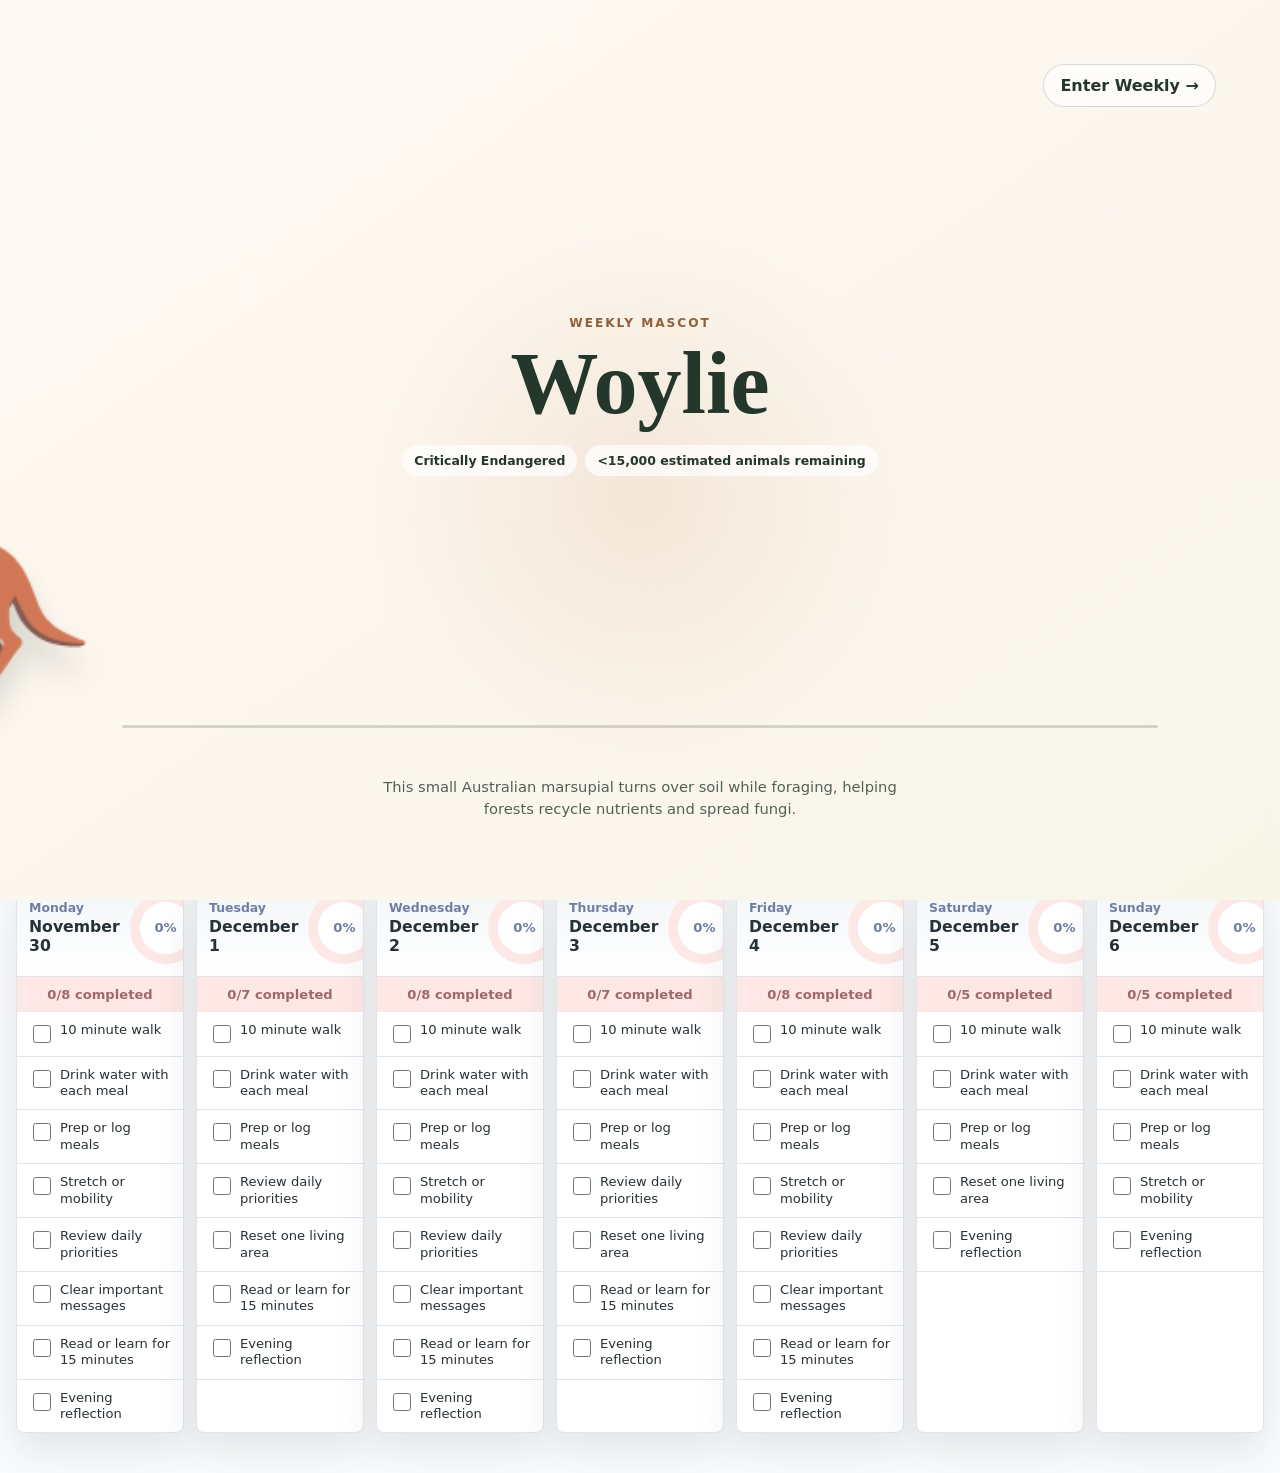
<file: index.html>
<!doctype html>
<html lang="en">
  <head>
    <meta charset="utf-8">
    <meta name="viewport" content="width=device-width, initial-scale=1">
    <meta name="theme-color" content="#526b55">
    <title>Weekly</title>
    <link rel="icon" id="appIcon" href="icons/whale-shark-app-icon.png">
    <link rel="manifest" href="manifest.webmanifest">
    <link rel="stylesheet" href="styles.css">
  </head>
  <body>
    <section class="mascot-splash" id="mascotSplash" aria-label="Animal of the week">
      <button class="splash-skip" id="skipSplash" type="button">Enter Weekly →</button>
      <div class="splash-copy">
        <p class="splash-kicker">Weekly mascot</p>
        <h1 id="splashName">Whooping Crane</h1>
        <div class="conservation-line"><span id="splashStatus">Endangered</span><span id="splashPopulation">About 830 remain</span></div>
      </div>
      <div class="walking-stage"><div class="walking-animal" id="walkingAnimal">🪿</div><div class="ground-line"></div></div>
      <p class="splash-fact" id="splashFact"></p>
    </section>
    <div class="app-shell">
      <header class="topbar">
        <div>
          <p class="eyebrow">Weekly planner</p>
          <h1>Checklist Dashboard</h1>
        </div>
        <button class="mascot-chip" id="mascotChip" type="button" aria-label="Open this week's mascot">
          <img id="mascotChipIcon" src="icons/whooping-crane.svg" alt="">
          <span><small>This week</small><strong id="mascotChipName">Whooping Crane</strong></span>
        </button>
        <div class="topbar-actions" aria-label="Week controls">
          <button class="icon-button" id="previousWeek" type="button" title="Previous week" aria-label="Previous week">
            <span aria-hidden="true">‹</span>
          </button>
          <label class="date-field">
            <span>Week of</span>
            <input id="weekStart" type="date">
          </label>
          <button class="icon-button" id="nextWeek" type="button" title="Next week" aria-label="Next week">
            <span aria-hidden="true">›</span>
          </button>
        </div>
      </header>

      <nav class="tabs" aria-label="Planner views">
        <button class="tab-button is-active" data-view="dashboard" type="button">Dashboard</button>
        <button class="tab-button" data-view="mapper" type="button">Mapper</button>
        <button class="tab-button" data-view="reminders" type="button">Reminders</button>
      </nav>

      <main>
        <section class="view is-active" id="dashboardView" aria-label="Dashboard">
          <article class="mascot-banner" id="mascotBanner">
            <img id="mascotBannerIcon" src="icons/whooping-crane.svg" alt="">
            <div><p class="eyebrow">Your weekly guide</p><h2 id="mascotBannerName">Whooping Crane</h2><p id="mascotBannerFact"></p></div>
            <div class="mascot-stat"><span id="mascotBannerStatus">Endangered</span><strong id="mascotBannerPopulation">~830</strong><small>estimated remaining</small></div>
          </article>
          <section class="summary-grid" aria-label="Weekly summary">
            <article class="panel weekly-progress">
              <div class="panel-heading">
                <h2>Weekly Progress</h2>
                <span id="weeklyCount">0/0 completed</span>
              </div>
              <div class="donut" id="weeklyDonut" style="--value: 0">
                <span id="weeklyPercent">0%</span>
              </div>
            </article>

            <article class="panel chart-panel">
              <div class="panel-heading">
                <h2>Tasks Progress</h2>
              </div>
              <div class="bar-chart" id="tasksChart" aria-label="Task completion by day"></div>
            </article>

            <article class="panel matrix-preview">
              <div class="panel-heading">
                <h2>Weekly Habits</h2>
              </div>
              <div class="mini-matrix" id="habitMatrix"></div>
            </article>

            <article class="panel chart-panel">
              <div class="panel-heading">
                <h2>Daily Completion</h2>
              </div>
              <div class="horizontal-bars" id="dailyBars" aria-label="Daily completion percentages"></div>
            </article>
          </section>

          <section class="days-grid" id="daysGrid" aria-label="Daily checklists"></section>
        </section>

        <section class="view" id="mapperView" aria-label="Task mapper">
          <section class="mapper-layout">
            <form class="panel task-form" id="taskForm">
              <div class="panel-heading">
                <h2>Task Definitions</h2>
              </div>
              <label>
                <span>Task name</span>
                <input id="taskName" name="taskName" type="text" maxlength="80" placeholder="Add a task" required>
              </label>
              <label>
                <span>Category</span>
                <select id="taskCategory" name="taskCategory">
                  <option value="Health">Health</option>
                  <option value="Home">Home</option>
                  <option value="Work">Work</option>
                  <option value="Learning">Learning</option>
                  <option value="Personal">Personal</option>
                </select>
              </label>
              <fieldset>
                <legend>Map to days</legend>
                <div class="day-picker" id="newTaskDays"></div>
              </fieldset>
              <label>
                <span>Reminder time (optional)</span>
                <input id="taskReminder" name="taskReminder" type="time">
              </label>
              <button class="primary-button" type="submit">Add task</button>
            </form>

            <section class="panel mapper-panel">
              <div class="panel-heading">
                <h2>Weekly Mapper</h2>
                <span id="taskTotal">0 tasks</span>
              </div>
              <div class="mapper-table-wrap">
                <table class="mapper-table">
                  <thead id="mapperHead"></thead>
                  <tbody id="mapperBody"></tbody>
                </table>
              </div>
            </section>
          </section>
        </section>

        <section class="view" id="remindersView" aria-label="Task reminders">
          <section class="reminder-layout">
            <article class="panel notification-card">
              <img id="notificationMascot" src="icons/whooping-crane.svg" alt="">
              <div><p class="eyebrow">Mascot check-ins</p><h2>Let your W-animal nudge you</h2><p>Weekly can notify you at the times you choose. Web reminders work while Weekly is open or recently active.</p></div>
              <div class="notification-action"><button class="primary-button" id="enableNotifications" type="button">Enable notifications</button><small id="notificationStatus">Permission not requested</small></div>
            </article>
            <article class="panel">
              <div class="panel-heading"><h2>Reminder schedule</h2><span>Set each task</span></div>
              <div class="reminder-list" id="reminderList"></div>
              <div class="reminder-confirm">
                <button class="primary-button" id="confirmReminders" type="button">Done — save &amp; test reminders</button>
                <p id="reminderConfirmStatus" role="status">Choose your times, then tap Done.</p>
              </div>
            </article>
          </section>
        </section>
      </main>
    </div>

    <div class="mascot-toast" id="mascotToast" role="status"><img id="toastIcon" src="icons/whooping-crane.svg" alt=""><div><strong id="toastTitle"></strong><span id="toastBody"></span></div></div>

    <template id="dayCardTemplate">
      <article class="day-card">
        <header>
          <div>
            <p class="day-name"></p>
            <h2 class="day-date"></h2>
          </div>
          <div class="small-donut" style="--value: 0">
            <span>0%</span>
          </div>
        </header>
        <p class="completion-copy">0/0 completed</p>
        <ul class="checklist"></ul>
      </article>
    </template>

    <script src="app.js"></script>
  </body>
</html>
</file>
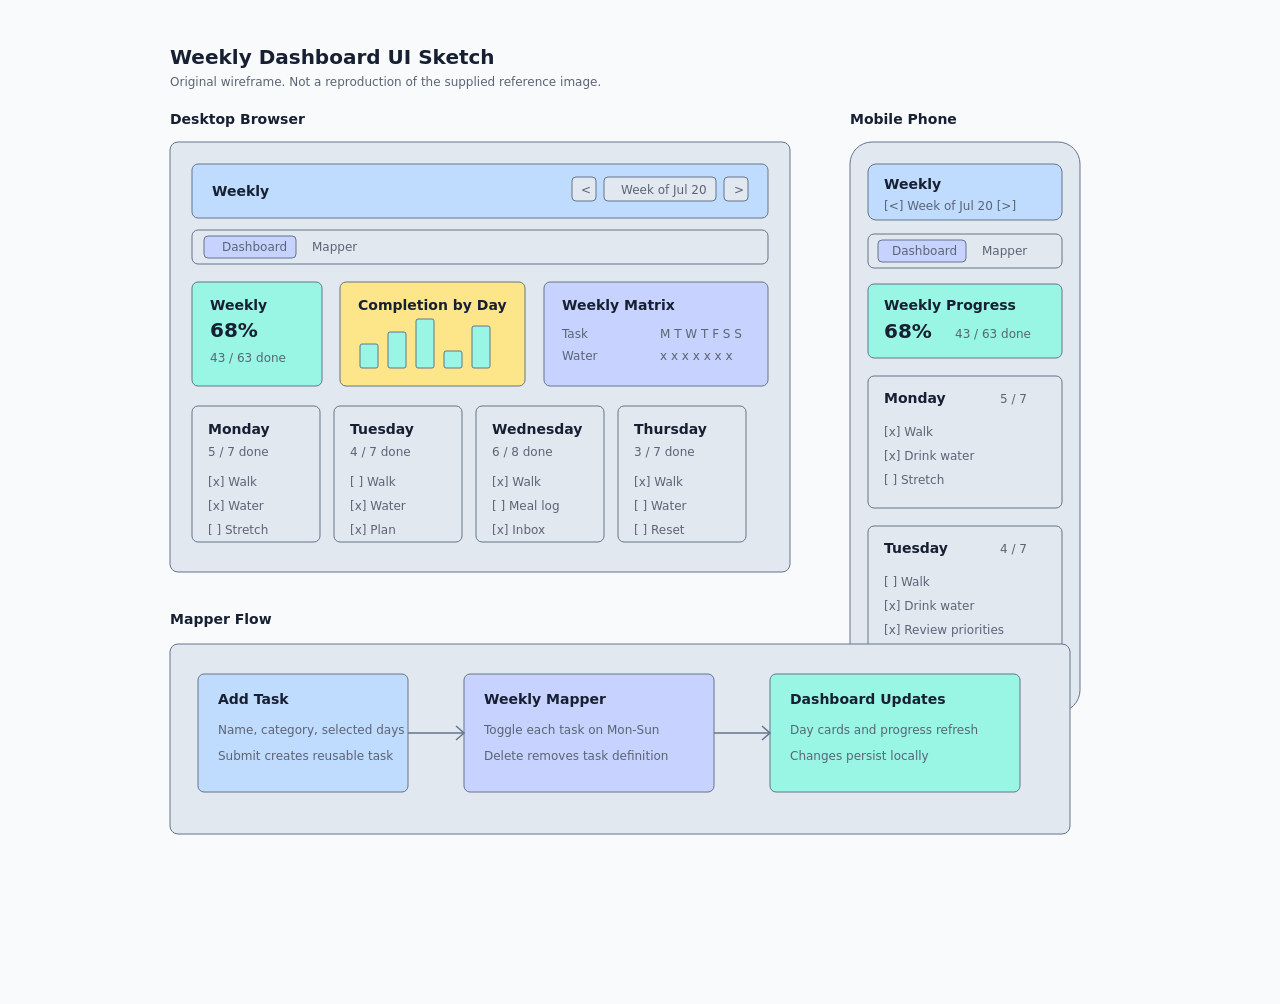
<file: docs/weekly-dashboard/ui-sketch.html>
<!doctype html>
<meta charset="utf-8">
<meta name="viewport" content="width=device-width, initial-scale=1">
<title>Weekly Dashboard UI Sketch</title>
<style>
  :root {
    color-scheme: light;
    --bg: #f8fafc;
    --fg: #172033;
    --muted: #5b6475;
    --line: #64748b;
    --neutral: #e2e8f0;
    --input: #bfdbfe;
    --process: #c7d2fe;
    --storage: #99f6e4;
    --external: #fde68a;
  }

  body {
    margin: 0;
    background: var(--bg);
    color: var(--fg);
    font: 14px/1.4 ui-sans-serif, system-ui, -apple-system, BlinkMacSystemFont, "Segoe UI", sans-serif;
  }

  main {
    max-width: 980px;
    margin: 32px auto;
    padding: 0 20px 40px;
  }

  svg {
    width: 100%;
    height: auto;
    display: block;
  }

  .title {
    font-size: 20px;
    font-weight: 650;
    fill: var(--fg);
  }

  .label {
    font-size: 14px;
    font-weight: 600;
    fill: var(--fg);
  }

  .small {
    font-size: 12px;
    fill: var(--muted);
  }

  .tiny {
    font-size: 10px;
    fill: var(--muted);
  }

  .node {
    stroke: var(--line);
    stroke-width: 1;
  }

  .neutral {
    fill: var(--neutral);
  }

  .input {
    fill: var(--input);
  }

  .process {
    fill: var(--process);
  }

  .storage {
    fill: var(--storage);
  }

  .external {
    fill: var(--external);
  }
</style>
<main>
  <svg viewBox="0 0 980 900" role="img" aria-labelledby="title desc">
    <title id="title">Weekly Dashboard UI Sketch</title>
    <desc id="desc">Original desktop and mobile wireframe for a weekly checklist dashboard.</desc>

    <text x="20" y="32" class="title">Weekly Dashboard UI Sketch</text>
    <text x="20" y="54" class="small">Original wireframe. Not a reproduction of the supplied reference image.</text>

    <text x="20" y="92" class="label">Desktop Browser</text>
    <rect x="20" y="110" width="620" height="430" rx="8" class="node neutral" />
    <rect x="42" y="132" width="576" height="54" rx="6" class="node input" />
    <text x="62" y="164" class="label">Weekly</text>
    <rect x="422" y="145" width="24" height="24" rx="4" class="node neutral" />
    <text x="431" y="162" class="small">&lt;</text>
    <rect x="454" y="145" width="112" height="24" rx="4" class="node neutral" />
    <text x="471" y="162" class="small">Week of Jul 20</text>
    <rect x="574" y="145" width="24" height="24" rx="4" class="node neutral" />
    <text x="584" y="162" class="small">&gt;</text>

    <rect x="42" y="198" width="576" height="34" rx="6" class="node neutral" />
    <rect x="54" y="204" width="92" height="22" rx="4" class="node process" />
    <text x="72" y="219" class="small">Dashboard</text>
    <text x="162" y="219" class="small">Mapper</text>

    <rect x="42" y="250" width="130" height="104" rx="6" class="node storage" />
    <text x="60" y="278" class="label">Weekly</text>
    <text x="60" y="305" class="title">68%</text>
    <text x="60" y="330" class="small">43 / 63 done</text>

    <rect x="190" y="250" width="185" height="104" rx="6" class="node external" />
    <text x="208" y="278" class="label">Completion by Day</text>
    <rect x="210" y="312" width="18" height="24" rx="2" class="node storage" />
    <rect x="238" y="300" width="18" height="36" rx="2" class="node storage" />
    <rect x="266" y="287" width="18" height="49" rx="2" class="node storage" />
    <rect x="294" y="319" width="18" height="17" rx="2" class="node storage" />
    <rect x="322" y="294" width="18" height="42" rx="2" class="node storage" />

    <rect x="394" y="250" width="224" height="104" rx="6" class="node process" />
    <text x="412" y="278" class="label">Weekly Matrix</text>
    <text x="412" y="306" class="small">Task</text>
    <text x="510" y="306" class="small">M T W T F S S</text>
    <text x="412" y="328" class="small">Water</text>
    <text x="510" y="328" class="small">x x x x x x x</text>

    <g>
      <rect x="42" y="374" width="128" height="136" rx="6" class="node neutral" />
      <text x="58" y="402" class="label">Monday</text>
      <text x="58" y="424" class="small">5 / 7 done</text>
      <text x="58" y="454" class="small">[x] Walk</text>
      <text x="58" y="478" class="small">[x] Water</text>
      <text x="58" y="502" class="small">[ ] Stretch</text>

      <rect x="184" y="374" width="128" height="136" rx="6" class="node neutral" />
      <text x="200" y="402" class="label">Tuesday</text>
      <text x="200" y="424" class="small">4 / 7 done</text>
      <text x="200" y="454" class="small">[ ] Walk</text>
      <text x="200" y="478" class="small">[x] Water</text>
      <text x="200" y="502" class="small">[x] Plan</text>

      <rect x="326" y="374" width="128" height="136" rx="6" class="node neutral" />
      <text x="342" y="402" class="label">Wednesday</text>
      <text x="342" y="424" class="small">6 / 8 done</text>
      <text x="342" y="454" class="small">[x] Walk</text>
      <text x="342" y="478" class="small">[ ] Meal log</text>
      <text x="342" y="502" class="small">[x] Inbox</text>

      <rect x="468" y="374" width="128" height="136" rx="6" class="node neutral" />
      <text x="484" y="402" class="label">Thursday</text>
      <text x="484" y="424" class="small">3 / 7 done</text>
      <text x="484" y="454" class="small">[x] Walk</text>
      <text x="484" y="478" class="small">[ ] Water</text>
      <text x="484" y="502" class="small">[ ] Reset</text>
    </g>

    <text x="700" y="92" class="label">Mobile Phone</text>
    <rect x="700" y="110" width="230" height="570" rx="22" class="node neutral" />
    <rect x="718" y="132" width="194" height="56" rx="8" class="node input" />
    <text x="734" y="157" class="label">Weekly</text>
    <text x="734" y="178" class="small">[&lt;] Week of Jul 20 [&gt;]</text>

    <rect x="718" y="202" width="194" height="34" rx="6" class="node neutral" />
    <rect x="728" y="208" width="88" height="22" rx="4" class="node process" />
    <text x="742" y="223" class="small">Dashboard</text>
    <text x="832" y="223" class="small">Mapper</text>

    <rect x="718" y="252" width="194" height="74" rx="6" class="node storage" />
    <text x="734" y="278" class="label">Weekly Progress</text>
    <text x="734" y="306" class="title">68%</text>
    <text x="805" y="306" class="small">43 / 63 done</text>

    <rect x="718" y="344" width="194" height="132" rx="6" class="node neutral" />
    <text x="734" y="371" class="label">Monday</text>
    <text x="850" y="371" class="small">5 / 7</text>
    <text x="734" y="404" class="small">[x] Walk</text>
    <text x="734" y="428" class="small">[x] Drink water</text>
    <text x="734" y="452" class="small">[ ] Stretch</text>

    <rect x="718" y="494" width="194" height="132" rx="6" class="node neutral" />
    <text x="734" y="521" class="label">Tuesday</text>
    <text x="850" y="521" class="small">4 / 7</text>
    <text x="734" y="554" class="small">[ ] Walk</text>
    <text x="734" y="578" class="small">[x] Drink water</text>
    <text x="734" y="602" class="small">[x] Review priorities</text>

    <text x="20" y="592" class="label">Mapper Flow</text>
    <rect x="20" y="612" width="900" height="190" rx="8" class="node neutral" />
    <rect x="48" y="642" width="210" height="118" rx="6" class="node input" />
    <text x="68" y="672" class="label">Add Task</text>
    <text x="68" y="702" class="small">Name, category, selected days</text>
    <text x="68" y="728" class="small">Submit creates reusable task</text>

    <rect x="314" y="642" width="250" height="118" rx="6" class="node process" />
    <text x="334" y="672" class="label">Weekly Mapper</text>
    <text x="334" y="702" class="small">Toggle each task on Mon-Sun</text>
    <text x="334" y="728" class="small">Delete removes task definition</text>

    <rect x="620" y="642" width="250" height="118" rx="6" class="node storage" />
    <text x="640" y="672" class="label">Dashboard Updates</text>
    <text x="640" y="702" class="small">Day cards and progress refresh</text>
    <text x="640" y="728" class="small">Changes persist locally</text>

    <path d="M258 701 C278 701 294 701 314 701" stroke="#64748b" stroke-width="1.5" fill="none" />
    <path d="M564 701 C584 701 600 701 620 701" stroke="#64748b" stroke-width="1.5" fill="none" />
    <path d="M306 694 L314 701 L306 708" stroke="#64748b" stroke-width="1.5" fill="none" />
    <path d="M612 694 L620 701 L612 708" stroke="#64748b" stroke-width="1.5" fill="none" />
  </svg>
</main>
</file>
<file: styles.css>
:root {
  color-scheme: light;
  --ink: #263238;
  --muted: #6c7785;
  --line: #dfe6eb;
  --paper: #fbfcfd;
  --panel: #ffffff;
  --navy: #6d7fa8;
  --rose: #e99d9c;
  --rose-soft: #fde8e5;
  --mint: #88b7a1;
  --sky: #a5c6dc;
  --gold: #e4b860;
  --shadow: 0 18px 42px rgba(39, 52, 69, 0.12);
  font-family: Inter, ui-sans-serif, system-ui, -apple-system, BlinkMacSystemFont, "Segoe UI", sans-serif;
}

* {
  box-sizing: border-box;
}

body {
  margin: 0;
  min-height: 100vh;
  background:
    linear-gradient(180deg, rgba(232, 238, 243, 0.9), rgba(251, 252, 253, 0.4) 280px),
    var(--paper);
  color: var(--ink);
}

button,
input,
select {
  font: inherit;
}

button {
  cursor: pointer;
}

.app-shell {
  width: min(1440px, calc(100% - 32px));
  margin: 0 auto;
  padding: 24px 0 40px;
}

.topbar {
  display: flex;
  align-items: center;
  justify-content: space-between;
  gap: 16px;
  padding: 8px 0 18px;
}

.eyebrow {
  margin: 0 0 4px;
  color: var(--rose);
  font-size: 0.78rem;
  font-weight: 800;
  letter-spacing: 0;
  text-transform: uppercase;
}

h1,
h2,
p {
  margin-block-start: 0;
}

h1 {
  margin-bottom: 0;
  font-size: 2.25rem;
  line-height: 1.05;
}

h2 {
  margin-bottom: 0;
  font-size: 0.92rem;
  line-height: 1.2;
}

.topbar-actions,
.tabs,
.day-picker,
.panel-heading {
  display: flex;
  align-items: center;
}

.topbar-actions {
  gap: 8px;
  flex-wrap: wrap;
  justify-content: flex-end;
}

.date-field {
  display: grid;
  gap: 4px;
  color: var(--muted);
  font-size: 0.76rem;
  font-weight: 700;
}

.date-field input,
.task-form input,
.task-form select {
  min-height: 42px;
  border: 1px solid var(--line);
  border-radius: 8px;
  background: #fff;
  color: var(--ink);
  padding: 0 12px;
}

.icon-button,
.tab-button,
.primary-button,
.delete-button {
  border: 0;
  border-radius: 8px;
  min-height: 42px;
}

.icon-button {
  width: 42px;
  background: var(--panel);
  color: var(--navy);
  box-shadow: 0 0 0 1px var(--line) inset;
  font-size: 1.7rem;
  line-height: 1;
}

.tabs {
  gap: 4px;
  border-bottom: 1px solid var(--line);
  margin-bottom: 18px;
}

.tab-button {
  padding: 0 18px;
  background: transparent;
  color: var(--muted);
  font-weight: 800;
}

.tab-button.is-active {
  background: var(--navy);
  color: #fff;
}

.view {
  display: none;
}

.view.is-active {
  display: block;
}

.summary-grid {
  display: grid;
  grid-template-columns: minmax(220px, 0.85fr) minmax(280px, 1.35fr) minmax(320px, 1.5fr) minmax(280px, 1.25fr);
  gap: 14px;
  margin-bottom: 14px;
}

.panel,
.day-card {
  background: var(--panel);
  border: 1px solid var(--line);
  border-radius: 8px;
  box-shadow: var(--shadow);
}

.panel {
  min-width: 0;
  padding: 14px;
}

.panel-heading {
  justify-content: space-between;
  gap: 12px;
  margin-bottom: 12px;
  color: var(--navy);
}

.panel-heading span {
  color: var(--muted);
  font-size: 0.8rem;
  font-weight: 700;
  white-space: nowrap;
}

.weekly-progress {
  display: grid;
  justify-items: center;
}

.weekly-progress .panel-heading {
  width: 100%;
}

.donut,
.small-donut {
  display: grid;
  place-items: center;
  border-radius: 999px;
  background:
    radial-gradient(circle closest-side, #fff 72%, transparent 73%),
    conic-gradient(var(--rose) calc(var(--value) * 1%), var(--rose-soft) 0);
}

.donut {
  width: min(172px, 100%);
  aspect-ratio: 1;
}

.donut span {
  color: var(--navy);
  font-size: 1.35rem;
  font-weight: 900;
}

.small-donut {
  width: 72px;
  aspect-ratio: 1;
  flex: 0 0 auto;
}

.small-donut span {
  color: var(--navy);
  font-size: 0.82rem;
  font-weight: 900;
}

.bar-chart {
  display: grid;
  grid-template-columns: repeat(7, minmax(28px, 1fr));
  align-items: end;
  gap: 10px;
  min-height: 210px;
  padding: 8px 4px 0;
}

.bar {
  display: grid;
  grid-template-rows: 1fr auto;
  gap: 8px;
  min-width: 0;
  height: 100%;
}

.bar-stack {
  display: flex;
  align-items: flex-end;
  height: 172px;
  background: #edf3f5;
  border-radius: 6px 6px 2px 2px;
  overflow: hidden;
}

.bar-fill {
  width: 100%;
  min-height: 3px;
  background: linear-gradient(180deg, var(--sky), var(--navy));
}

.bar label,
.daily-row span,
.matrix-label,
.mapper-table th,
.mapper-table td {
  font-size: 0.76rem;
}

.bar label {
  color: var(--muted);
  font-weight: 800;
  text-align: center;
}

.mini-matrix {
  overflow-x: auto;
}

.mini-matrix table,
.mapper-table {
  width: 100%;
  border-collapse: collapse;
}

.mini-matrix th,
.mini-matrix td,
.mapper-table th,
.mapper-table td {
  border-bottom: 1px solid var(--line);
  padding: 7px 6px;
  text-align: center;
}

.mini-matrix th:first-child,
.mini-matrix td:first-child,
.mapper-table th:first-child,
.mapper-table td:first-child {
  text-align: left;
}

.mini-matrix th,
.mapper-table th {
  color: var(--navy);
  font-weight: 900;
}

.matrix-label {
  color: var(--ink);
  font-weight: 750;
  max-width: 180px;
}

.checkmark {
  display: inline-grid;
  place-items: center;
  width: 19px;
  height: 19px;
  border-radius: 5px;
  border: 1px solid #b8c2cb;
  color: transparent;
}

.checkmark.is-on {
  background: var(--navy);
  border-color: var(--navy);
  color: #fff;
}

.horizontal-bars {
  display: grid;
  gap: 10px;
}

.daily-row {
  display: grid;
  grid-template-columns: 42px 1fr 44px;
  align-items: center;
  gap: 10px;
}

.daily-row span {
  color: var(--muted);
  font-weight: 800;
}

.daily-track {
  height: 12px;
  border-radius: 999px;
  background: var(--rose-soft);
  overflow: hidden;
}

.daily-fill {
  height: 100%;
  border-radius: inherit;
  background: var(--rose);
}

.days-grid {
  display: grid;
  grid-template-columns: repeat(7, minmax(0, 1fr));
  gap: 12px;
}

.day-card {
  min-width: 0;
  overflow: hidden;
}

.day-card header {
  display: flex;
  align-items: center;
  justify-content: space-between;
  gap: 10px;
  padding: 12px;
  background: linear-gradient(180deg, #f2f5f8, #fff);
  border-bottom: 1px solid var(--line);
}

.day-name {
  margin-bottom: 3px;
  color: var(--navy);
  font-size: 0.78rem;
  font-weight: 900;
}

.day-date {
  color: var(--ink);
  font-size: 0.98rem;
}

.completion-copy {
  margin: 0;
  padding: 10px 12px;
  background: var(--rose-soft);
  color: #9f6969;
  font-size: 0.82rem;
  font-weight: 900;
  text-align: center;
}

.checklist {
  display: grid;
  gap: 0;
  max-height: 420px;
  margin: 0;
  padding: 0;
  overflow: auto;
  list-style: none;
}

.checklist li {
  border-bottom: 1px solid var(--line);
}

.checklist label {
  display: grid;
  grid-template-columns: 22px 1fr;
  align-items: start;
  gap: 9px;
  min-height: 44px;
  padding: 10px 12px;
  color: var(--ink);
  font-size: 0.82rem;
  line-height: 1.25;
}

.checklist input,
.mapper-checkbox {
  width: 18px;
  height: 18px;
  accent-color: var(--navy);
}

.checklist input:checked + span {
  color: var(--muted);
  text-decoration: line-through;
}

.empty-state {
  padding: 18px 12px;
  color: var(--muted);
  font-size: 0.85rem;
  text-align: center;
}

.mapper-layout {
  display: grid;
  grid-template-columns: minmax(260px, 340px) 1fr;
  gap: 14px;
  align-items: start;
}

.task-form {
  display: grid;
  gap: 14px;
}

.task-form label,
.task-form fieldset {
  display: grid;
  gap: 7px;
}

.task-form label span,
.task-form legend {
  color: var(--muted);
  font-size: 0.78rem;
  font-weight: 900;
}

.task-form fieldset {
  min-width: 0;
  margin: 0;
  padding: 0;
  border: 0;
}

.day-picker {
  flex-wrap: wrap;
  gap: 6px;
}

.day-pill {
  position: relative;
}

.day-pill input {
  position: absolute;
  inset: 0;
  opacity: 0;
}

.day-pill span {
  display: grid;
  place-items: center;
  width: 42px;
  height: 36px;
  border: 1px solid var(--line);
  border-radius: 8px;
  background: #fff;
  color: var(--muted);
  font-size: 0.76rem;
  font-weight: 900;
}

.day-pill input:checked + span {
  background: var(--navy);
  border-color: var(--navy);
  color: #fff;
}

.primary-button {
  background: var(--navy);
  color: #fff;
  font-weight: 900;
}

.mapper-panel {
  min-width: 0;
}

.mapper-table-wrap {
  overflow-x: auto;
}

.mapper-table th,
.mapper-table td {
  padding: 10px 8px;
}

.task-cell {
  min-width: 220px;
}

.task-name {
  display: block;
  color: var(--ink);
  font-weight: 900;
}

.task-meta {
  display: block;
  margin-top: 3px;
  color: var(--muted);
  font-size: 0.72rem;
  font-weight: 750;
}

.delete-button {
  width: 36px;
  min-height: 36px;
  background: #fff3f1;
  color: #a95050;
  font-weight: 900;
}

@media (max-width: 1180px) {
  .summary-grid {
    grid-template-columns: repeat(2, minmax(0, 1fr));
  }

  .days-grid {
    grid-template-columns: repeat(2, minmax(0, 1fr));
  }
}

@media (max-width: 760px) {
  .app-shell {
    width: min(100% - 20px, 620px);
    padding-top: 12px;
  }

  .topbar {
    align-items: stretch;
    flex-direction: column;
  }

  h1 {
    font-size: 1.65rem;
  }

  .topbar-actions {
    justify-content: stretch;
  }

  .date-field {
    flex: 1;
  }

  .tabs {
    position: sticky;
    top: 0;
    z-index: 5;
    background: rgba(251, 252, 253, 0.94);
    padding-top: 8px;
    backdrop-filter: blur(10px);
  }

  .tab-button {
    flex: 1;
  }

  .summary-grid,
  .days-grid,
  .mapper-layout {
    grid-template-columns: 1fr;
  }

  .panel {
    padding: 12px;
  }

  .bar-chart {
    min-height: 185px;
  }

  .bar-stack {
    height: 148px;
  }

  .day-card header {
    padding: 12px 14px;
  }

  .checklist {
    max-height: none;
  }

  .mapper-table {
    min-width: 760px;
  }
}

/* Weekly wildlife mascot system */
.mascot-splash{position:fixed;inset:0;z-index:100;display:grid;grid-template-rows:auto 1fr auto;align-items:center;overflow:hidden;padding:clamp(24px,5vw,64px);background:radial-gradient(circle at 50% 55%,var(--mascot-soft,#dfeadb),transparent 34%),linear-gradient(145deg,var(--mascot-bg,#dce9dd),#f8f5e9);color:#23372a;transition:opacity .45s,visibility .45s}.mascot-splash.is-hidden{opacity:0;visibility:hidden;pointer-events:none}.splash-skip{justify-self:end;border:1px solid rgba(35,55,42,.18);border-radius:999px;background:rgba(255,255,255,.65);padding:11px 16px;color:inherit;font-weight:800}.splash-copy{text-align:center;align-self:end}.splash-kicker{margin:0 0 8px;color:var(--mascot-accent,#526b55);font-size:.76rem;font-weight:900;letter-spacing:.16em;text-transform:uppercase}.splash-copy h1{font-family:Georgia,serif;font-size:clamp(2.4rem,7vw,5.5rem)}.conservation-line{display:flex;justify-content:center;gap:8px;flex-wrap:wrap;margin-top:14px}.conservation-line span{border-radius:999px;background:rgba(255,255,255,.72);padding:8px 12px;font-size:.78rem;font-weight:850}.walking-stage{position:relative;height:min(34vh,300px);align-self:center}.ground-line{position:absolute;left:5%;right:5%;bottom:16%;height:3px;border-radius:999px;background:rgba(35,55,42,.18)}.walking-animal{position:absolute;bottom:16%;left:-20%;font-size:clamp(6rem,18vw,13rem);filter:drop-shadow(0 22px 15px rgba(35,55,42,.18));animation:animal-walk 4.5s ease-in-out infinite,animal-step .42s ease-in-out infinite alternate;transform-origin:50% 100%}.splash-fact{align-self:start;justify-self:center;max-width:560px;text-align:center;color:#4f6355;font-size:.92rem;line-height:1.55}@keyframes animal-walk{0%{left:-20%}100%{left:105%}}@keyframes animal-step{from{translate:0 0;rotate:-2deg}to{translate:0 -9px;rotate:2deg}}@media(prefers-reduced-motion:reduce){.walking-animal{left:50%;translate:-50% 0;animation:none}}
.mascot-chip{display:flex;align-items:center;gap:8px;border:1px solid var(--line);border-radius:14px;background:#fff;padding:6px 10px;text-align:left;box-shadow:var(--shadow)}.mascot-chip img{width:42px;height:42px;border-radius:12px}.mascot-chip small,.mascot-chip strong{display:block}.mascot-chip small{color:var(--muted);font-size:.62rem}.mascot-chip strong{color:var(--navy);font-size:.8rem}.mascot-banner{display:grid;grid-template-columns:auto 1fr auto;align-items:center;gap:16px;margin-bottom:14px;padding:15px 18px;border:1px solid color-mix(in srgb,var(--mascot-accent,#526b55),transparent 70%);border-radius:14px;background:linear-gradient(120deg,var(--mascot-soft,#e3ede0),#fff);box-shadow:var(--shadow)}.mascot-banner>img{width:84px;height:84px;border-radius:20px}.mascot-banner h2{font-family:Georgia,serif;font-size:1.35rem}.mascot-banner p:last-child{margin:6px 0 0;color:var(--muted);font-size:.8rem}.mascot-stat{display:grid;justify-items:end}.mascot-stat span{border-radius:999px;background:var(--mascot-accent,#526b55);padding:5px 9px;color:#fff;font-size:.66rem;font-weight:900;text-transform:uppercase}.mascot-stat strong{margin-top:7px;color:var(--mascot-accent,#526b55);font-size:1.45rem}.mascot-stat small{color:var(--muted);font-size:.62rem}
.reminder-layout{display:grid;gap:14px}.notification-card{display:grid;grid-template-columns:auto 1fr auto;align-items:center;gap:16px}.notification-card img{width:86px;height:86px;border-radius:20px}.notification-card h2{font-size:1.1rem}.notification-card p:last-child{margin:6px 0 0;color:var(--muted);font-size:.82rem}.notification-card .primary-button{padding:0 18px}.reminder-list{display:grid;gap:8px}.reminder-row{display:grid;grid-template-columns:1fr auto auto;align-items:center;gap:10px;border:1px solid var(--line);border-radius:10px;padding:10px 12px}.reminder-row strong,.reminder-row small{display:block}.reminder-row small{margin-top:3px;color:var(--muted);font-size:.7rem}.reminder-row input[type=time]{min-height:38px;border:1px solid var(--line);border-radius:8px;padding:0 8px}.reminder-row input[type=checkbox]{width:20px;height:20px;accent-color:var(--mascot-accent,#526b55)}.mascot-toast{position:fixed;right:20px;bottom:20px;z-index:90;display:flex;align-items:center;gap:11px;width:min(360px,calc(100% - 40px));border:1px solid var(--line);border-radius:16px;background:#fff;padding:12px;box-shadow:0 22px 55px rgba(35,55,42,.25);opacity:0;translate:0 25px;pointer-events:none;transition:.3s}.mascot-toast.is-visible{opacity:1;translate:0 0}.mascot-toast img{width:52px;height:52px;border-radius:12px}.mascot-toast strong,.mascot-toast span{display:block}.mascot-toast strong{color:var(--mascot-accent,#526b55)}.mascot-toast span{margin-top:3px;color:var(--muted);font-size:.76rem}
.notification-action{display:grid;gap:5px;justify-items:center}.notification-action small{max-width:180px;color:var(--muted);font-size:.68rem;text-align:center}.reminder-toggle{display:flex;align-items:center;gap:10px}.reminder-toggle input{flex:0 0 auto}
.reminder-confirm{display:grid;justify-items:stretch;gap:8px;margin-top:14px;padding-top:14px;border-top:1px solid var(--line)}.reminder-confirm .primary-button{min-height:48px}.reminder-confirm p{margin:0;color:var(--muted);font-size:.75rem;text-align:center}.reminder-confirm p.is-error{color:#a63535;font-weight:750}
@media(max-width:760px){.mascot-chip{order:3;width:100%;justify-content:center}.mascot-banner{grid-template-columns:auto 1fr}.mascot-stat{grid-column:1/-1;display:flex;align-items:center;justify-content:flex-start;gap:8px}.mascot-stat strong{margin:0}.notification-card{grid-template-columns:auto 1fr}.notification-action{grid-column:1/-1;width:100%}.notification-card .primary-button{width:100%;min-height:44px}.reminder-row{grid-template-columns:1fr auto}.reminder-row input[type=checkbox]{grid-row:1/3;grid-column:2}.reminder-row input[type=time]{grid-column:1/-1}.tabs{overflow-x:auto}.tab-button{min-width:max-content}}

/* Whale shark uses a real mascot cutout and a swimming motion. */
.walking-animal.is-swimming{width:clamp(260px,54vw,700px);bottom:8%;font-size:0;animation:shark-cross 7s linear infinite,shark-glide 1.8s ease-in-out infinite alternate;filter:drop-shadow(0 26px 18px rgba(0,72,112,.22))}.walking-animal.is-swimming img{display:block;width:100%;transform-origin:46% 55%;animation:shark-body .8s ease-in-out infinite alternate}.walking-stage:has(.is-swimming)::before,.walking-stage:has(.is-swimming)::after{content:"";position:absolute;border-radius:50%;background:rgba(255,255,255,.72);animation:bubble-rise 2.8s ease-in infinite}.walking-stage:has(.is-swimming)::before{left:31%;bottom:24%;width:13px;height:13px}.walking-stage:has(.is-swimming)::after{left:35%;bottom:20%;width:8px;height:8px;animation-delay:1.1s}@keyframes shark-cross{from{left:-65%}to{left:110%}}@keyframes shark-glide{from{translate:0 12px;rotate:-1.5deg}to{translate:0 -15px;rotate:1.5deg}}@keyframes shark-body{from{transform:skewY(-1.7deg) scaleY(.985)}to{transform:skewY(1.7deg) scaleY(1.015)}}@keyframes bubble-rise{0%{translate:0 0;opacity:0}20%{opacity:1}100%{translate:18px -150px;opacity:0}}@media(prefers-reduced-motion:reduce){.walking-animal.is-swimming{left:50%;translate:-50% 0;animation:none}.walking-animal.is-swimming img{animation:none}}

/* African wild dog uses an original full-body mascot and a springy walking motion. */
.walking-animal.is-walking-dog{width:clamp(220px,42vw,520px);bottom:12%;font-size:0;animation:dog-cross 6.5s linear infinite,dog-step .38s ease-in-out infinite alternate;filter:drop-shadow(0 20px 14px rgba(66,43,26,.2))}.walking-animal.is-walking-dog img{display:block;width:100%;transform-origin:50% 88%;animation:dog-stride .38s ease-in-out infinite alternate}.mascot-chip img,.mascot-banner>img,.notification-card img,.mascot-toast img{object-fit:contain;background:var(--mascot-soft,#fff)}@keyframes dog-cross{from{left:-48%}to{left:108%}}@keyframes dog-step{from{translate:0 0}to{translate:0 -8px}}@keyframes dog-stride{from{transform:rotate(-1.2deg) scaleY(.985)}to{transform:rotate(1.2deg) scaleY(1.015)}}@media(prefers-reduced-motion:reduce){.walking-animal.is-walking-dog{left:50%;translate:-50% 0;animation:none}.walking-animal.is-walking-dog img{animation:none}}

/* Whooping crane uses a photo-reference mascot cutout with long legs, red crown, black mask, and wing tips. */
.walking-animal.is-walking-crane{width:clamp(215px,37vw,510px);bottom:5%;font-size:0;animation:crane-cross 7.5s linear infinite,crane-bob .72s ease-in-out infinite alternate;filter:drop-shadow(0 24px 16px rgba(30,42,46,.2))}.walking-animal.is-walking-crane img{display:block;width:100%;transform-origin:48% 87%;animation:crane-strut .72s ease-in-out infinite alternate}.mascot-chip img[src$="whooping-crane-mascot.png"],.mascot-banner>img[src$="whooping-crane-mascot.png"],.notification-card img[src$="whooping-crane-mascot.png"],.mascot-toast img[src$="whooping-crane-mascot.png"]{background:#fff8f3;object-fit:contain;box-sizing:border-box;padding:6px}@keyframes crane-cross{from{left:-48%}to{left:108%}}@keyframes crane-bob{from{translate:0 0}to{translate:0 -7px}}@keyframes crane-strut{from{transform:rotate(-.9deg) scaleY(.99)}to{transform:rotate(1.1deg) scaleY(1.01)}}@media(prefers-reduced-motion:reduce){.walking-animal.is-walking-crane{left:50%;translate:-50% 0;animation:none}.walking-animal.is-walking-crane img{animation:none}}
</file>
